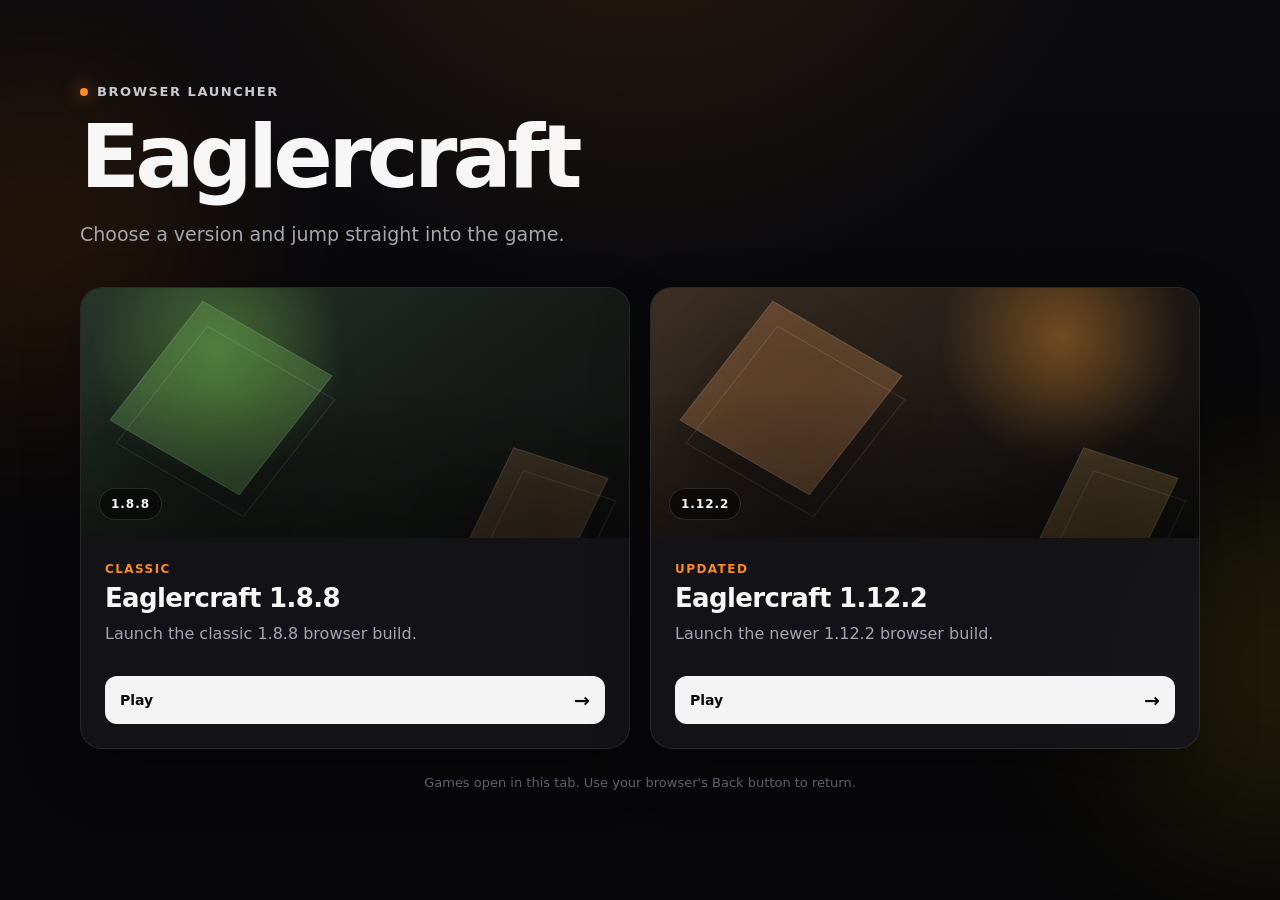
<file: index.html>
<!DOCTYPE html>
<html lang="en">
<head>
  <meta charset="UTF-8">
  <meta name="viewport" content="width=device-width, initial-scale=1.0">
  <meta name="theme-color" content="#0a0a0c">
  <title>Eaglercraft Launcher</title>
  <link rel="stylesheet" href="style.css">
</head>
<body>
  <div class="ambient ambient-one"></div>
  <div class="ambient ambient-two"></div>

  <main class="shell">
    <header class="hero">
      <div class="eyebrow"><span class="status-dot"></span> Browser launcher</div>
      <h1>Eaglercraft</h1>
      <p>Choose a version and jump straight into the game.</p>
    </header>

    <section class="game-grid" aria-label="Available games">
      <a class="game-card" href="eaglercraft-1.8.8/index.html">
        <div class="card-art art-188">
          <div class="cube cube-a"></div>
          <div class="cube cube-b"></div>
          <span class="version-badge">1.8.8</span>
        </div>
        <div class="card-content">
          <div>
            <p class="card-kicker">Classic</p>
            <h2>Eaglercraft 1.8.8</h2>
            <p class="card-copy">Launch the classic 1.8.8 browser build.</p>
          </div>
          <span class="play-button">Play <span aria-hidden="true">→</span></span>
        </div>
      </a>

      <a class="game-card" href="eaglercraft-1.12.2/index.html">
        <div class="card-art art-1122">
          <div class="cube cube-a"></div>
          <div class="cube cube-b"></div>
          <span class="version-badge">1.12.2</span>
        </div>
        <div class="card-content">
          <div>
            <p class="card-kicker">Updated</p>
            <h2>Eaglercraft 1.12.2</h2>
            <p class="card-copy">Launch the newer 1.12.2 browser build.</p>
          </div>
          <span class="play-button">Play <span aria-hidden="true">→</span></span>
        </div>
      </a>
    </section>

    <footer>Games open in this tab. Use your browser's Back button to return.</footer>
  </main>
</body>
</html>
</file>
<file: style.css>
:root {
  color-scheme: dark;
  --bg: #070709;
  --panel: rgba(22, 22, 27, .82);
  --panel-strong: rgba(30, 30, 37, .96);
  --text: #f7f7f8;
  --muted: #a5a5af;
  --line: rgba(255,255,255,.09);
  --accent: #ff8a1f;
}
* { box-sizing: border-box; }
html { min-height: 100%; }
body {
  min-height: 100vh;
  margin: 0;
  overflow-x: hidden;
  background:
    radial-gradient(circle at 50% -20%, rgba(255,138,31,.13), transparent 38%),
    linear-gradient(180deg, #0b0b0e 0%, var(--bg) 72%);
  color: var(--text);
  font-family: Inter, ui-sans-serif, system-ui, -apple-system, BlinkMacSystemFont, "Segoe UI", sans-serif;
}
body::before {
  content: "";
  position: fixed;
  inset: 0;
  pointer-events: none;
  opacity: .18;
  background-image:
    linear-gradient(rgba(255,255,255,.025) 1px, transparent 1px),
    linear-gradient(90deg, rgba(255,255,255,.025) 1px, transparent 1px);
  background-size: 42px 42px;
  mask-image: linear-gradient(to bottom, #000, transparent 80%);
}
.ambient { position: fixed; width: 320px; height: 320px; border-radius: 50%; filter: blur(100px); opacity: .12; pointer-events: none; }
.ambient-one { background: #ff7a00; top: 8%; left: -120px; }
.ambient-two { background: #ffd000; right: -160px; bottom: 8%; }
.shell { width: min(1120px, calc(100% - 40px)); margin: 0 auto; padding: 84px 0 48px; }
.hero { max-width: 700px; margin-bottom: 38px; animation: rise .55s ease both; }
.eyebrow { width: fit-content; display: flex; align-items: center; gap: 9px; color: #c9c9d0; font-size: 13px; font-weight: 700; letter-spacing: .12em; text-transform: uppercase; margin-bottom: 16px; }
.status-dot { width: 8px; height: 8px; border-radius: 50%; background: var(--accent); box-shadow: 0 0 18px rgba(255,138,31,.9); }
h1 { margin: 0; font-size: clamp(48px, 8vw, 88px); line-height: .95; letter-spacing: -.055em; font-weight: 850; }
.hero p { margin: 20px 0 0; color: var(--muted); font-size: clamp(16px, 2vw, 19px); line-height: 1.6; }
.game-grid { display: grid; grid-template-columns: repeat(2, minmax(0,1fr)); gap: 20px; }
.game-card { min-width: 0; overflow: hidden; display: block; color: inherit; text-decoration: none; border: 1px solid var(--line); background: var(--panel); border-radius: 22px; box-shadow: 0 22px 60px rgba(0,0,0,.24); backdrop-filter: blur(16px); transition: transform .22s ease, border-color .22s ease, background .22s ease; animation: rise .55s ease both; }
.game-card:nth-child(2) { animation-delay: .08s; }
.game-card:hover { transform: translateY(-6px); border-color: rgba(255,138,31,.45); background: var(--panel-strong); }
.card-art { position: relative; height: 250px; overflow: hidden; background: linear-gradient(135deg, #1f2322, #111314); isolation: isolate; }
.card-art::after { content:""; position:absolute; inset:0; background: linear-gradient(to top, rgba(0,0,0,.38), transparent 60%); z-index: 1; }
.art-188 { background: radial-gradient(circle at 25% 25%, rgba(116,186,77,.5), transparent 28%), linear-gradient(145deg,#27352b 0%,#171b18 55%,#101110 100%); }
.art-1122 { background: radial-gradient(circle at 75% 20%, rgba(236,151,51,.4), transparent 27%), linear-gradient(145deg,#3c2f24 0%,#1d1815 55%,#10100f 100%); }
.cube { position:absolute; width:150px; aspect-ratio:1; transform: rotate(30deg) skew(-8deg); border:1px solid rgba(255,255,255,.12); box-shadow: inset 0 0 60px rgba(255,255,255,.04), 0 30px 60px rgba(0,0,0,.28); }
.cube::before, .cube::after { content:""; position:absolute; inset:0; border:1px solid rgba(255,255,255,.06); transform: translate(18px,18px); }
.cube-a { left: 65px; top: 35px; background: rgba(91,144,69,.38); }
.cube-b { width:100px; right:40px; bottom:-20px; background: rgba(134,95,55,.32); transform:rotate(18deg) skew(-8deg); }
.art-1122 .cube-a { background: rgba(160,106,59,.40); }
.art-1122 .cube-b { background: rgba(199,150,69,.25); }
.version-badge { position:absolute; left:18px; bottom:18px; z-index:2; padding:8px 11px; border:1px solid rgba(255,255,255,.13); background:rgba(4,4,5,.58); backdrop-filter:blur(10px); border-radius:999px; font-size:12px; font-weight:800; letter-spacing:.08em; }
.card-content { min-height: 210px; display:flex; flex-direction:column; justify-content:space-between; gap:24px; padding:24px; }
.card-kicker { margin:0 0 7px; color:var(--accent); font-size:12px; font-weight:800; text-transform:uppercase; letter-spacing:.12em; }
h2 { margin:0; font-size:26px; letter-spacing:-.025em; }
.card-copy { margin:9px 0 0; color:var(--muted); line-height:1.55; }
.play-button { display:flex; align-items:center; justify-content:space-between; width:100%; padding:13px 15px; border-radius:12px; background:#f4f4f5; color:#0b0b0d; font-size:14px; font-weight:800; transition:background .2s ease; }
.game-card:hover .play-button { background:#fff; }
.play-button span { font-size:19px; transition:transform .2s ease; }
.game-card:hover .play-button span { transform:translateX(3px); }
footer { margin-top:26px; color:#676770; font-size:13px; text-align:center; }
@keyframes rise { from { opacity:0; transform:translateY(12px); } to { opacity:1; transform:translateY(0); } }
@media (max-width: 720px) { .shell { padding-top:58px; } .game-grid { grid-template-columns:1fr; } .card-art { height:210px; } }
@media (prefers-reduced-motion: reduce) { *, *::before, *::after { animation:none !important; transition:none !important; } }
</file>
